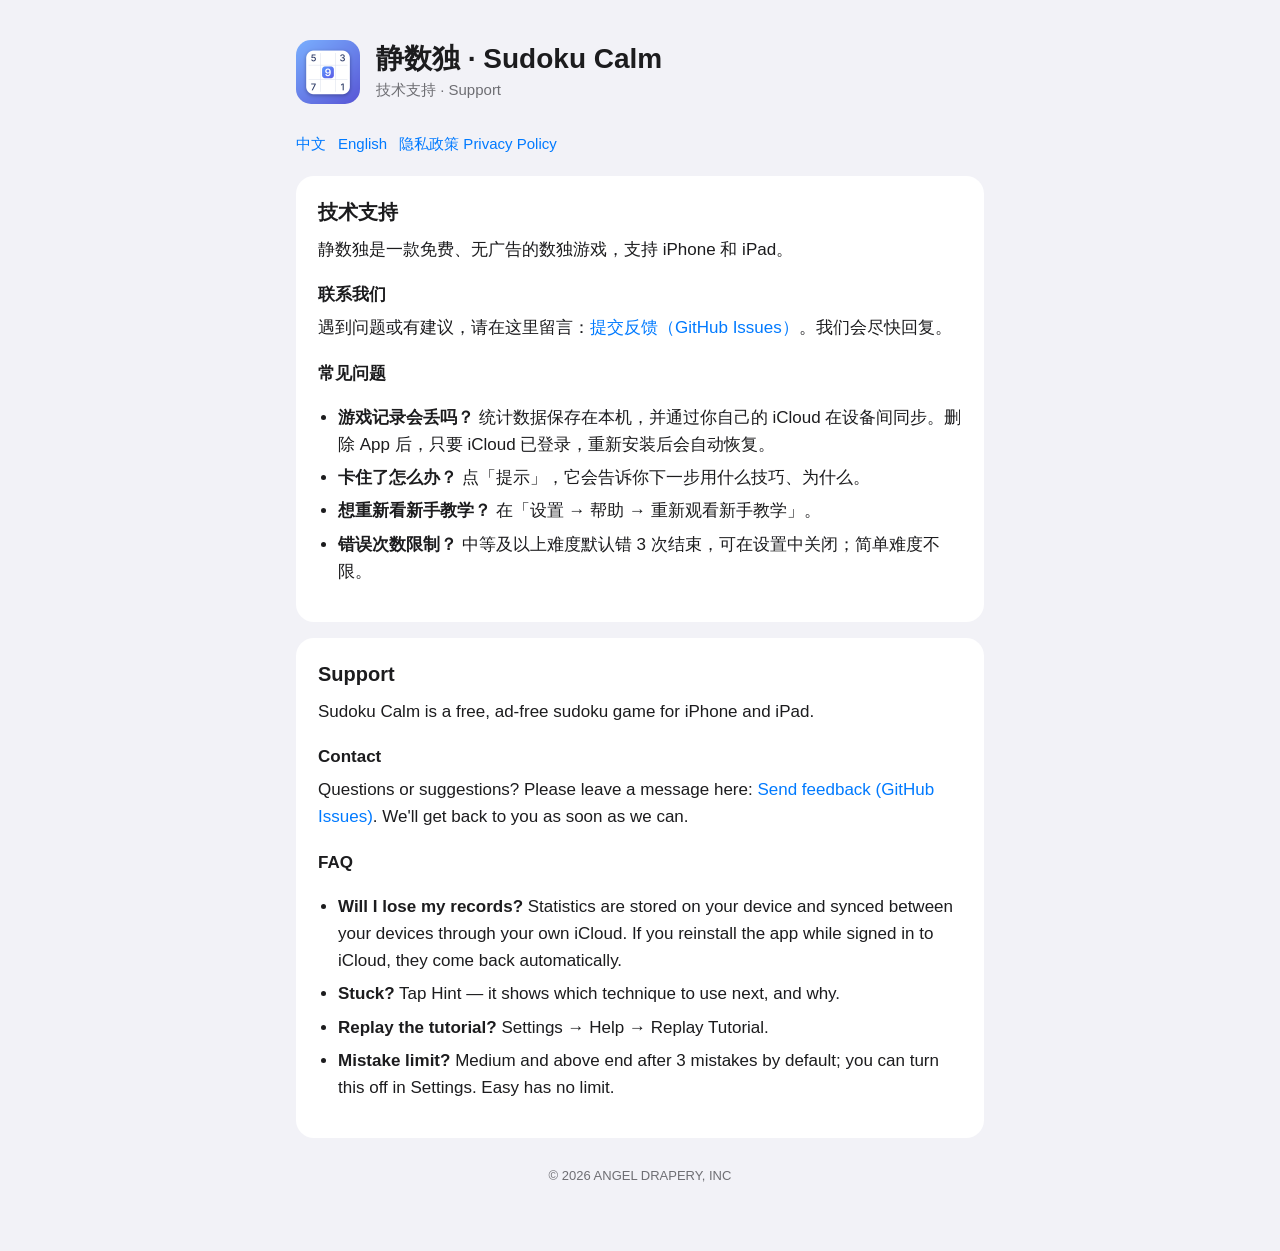
<file: index.html>
<!doctype html>
<html lang="zh-Hans">
<head>
<meta charset="utf-8">
<meta name="viewport" content="width=device-width,initial-scale=1">
<title>静数独 Sudoku Calm · 支持 Support</title>
<link rel="stylesheet" href="style.css">
</head>
<body>
<main>
<header><img src="icon.png" alt=""><div><h1>静数独 · Sudoku Calm</h1><p>技术支持 · Support</p></div></header>
<div class="lang"><a href="#zh">中文</a><a href="#en">English</a><a href="privacy.html">隐私政策 Privacy Policy</a></div>

<section class="card" id="zh">
<h2>技术支持</h2>
<p>静数独是一款免费、无广告的数独游戏，支持 iPhone 和 iPad。</p>
<h3>联系我们</h3>
<p>遇到问题或有建议，请在这里留言：<a href="https://github.com/Achoy-AI/sudokucalm-support/issues">提交反馈（GitHub Issues）</a>。我们会尽快回复。</p>
<h3>常见问题</h3>
<ul>
<li><b>游戏记录会丢吗？</b> 统计数据保存在本机，并通过你自己的 iCloud 在设备间同步。删除 App 后，只要 iCloud 已登录，重新安装后会自动恢复。</li>
<li><b>卡住了怎么办？</b> 点「提示」，它会告诉你下一步用什么技巧、为什么。</li>
<li><b>想重新看新手教学？</b> 在「设置 → 帮助 → 重新观看新手教学」。</li>
<li><b>错误次数限制？</b> 中等及以上难度默认错 3 次结束，可在设置中关闭；简单难度不限。</li>
</ul>
</section>

<section class="card" id="en">
<h2>Support</h2>
<p>Sudoku Calm is a free, ad-free sudoku game for iPhone and iPad.</p>
<h3>Contact</h3>
<p>Questions or suggestions? Please leave a message here: <a href="https://github.com/Achoy-AI/sudokucalm-support/issues">Send feedback (GitHub Issues)</a>. We'll get back to you as soon as we can.</p>
<h3>FAQ</h3>
<ul>
<li><b>Will I lose my records?</b> Statistics are stored on your device and synced between your devices through your own iCloud. If you reinstall the app while signed in to iCloud, they come back automatically.</li>
<li><b>Stuck?</b> Tap Hint — it shows which technique to use next, and why.</li>
<li><b>Replay the tutorial?</b> Settings → Help → Replay Tutorial.</li>
<li><b>Mistake limit?</b> Medium and above end after 3 mistakes by default; you can turn this off in Settings. Easy has no limit.</li>
</ul>
</section>
<footer>© 2026 ANGEL DRAPERY, INC</footer>
</main>
</body>
</html>
</file>
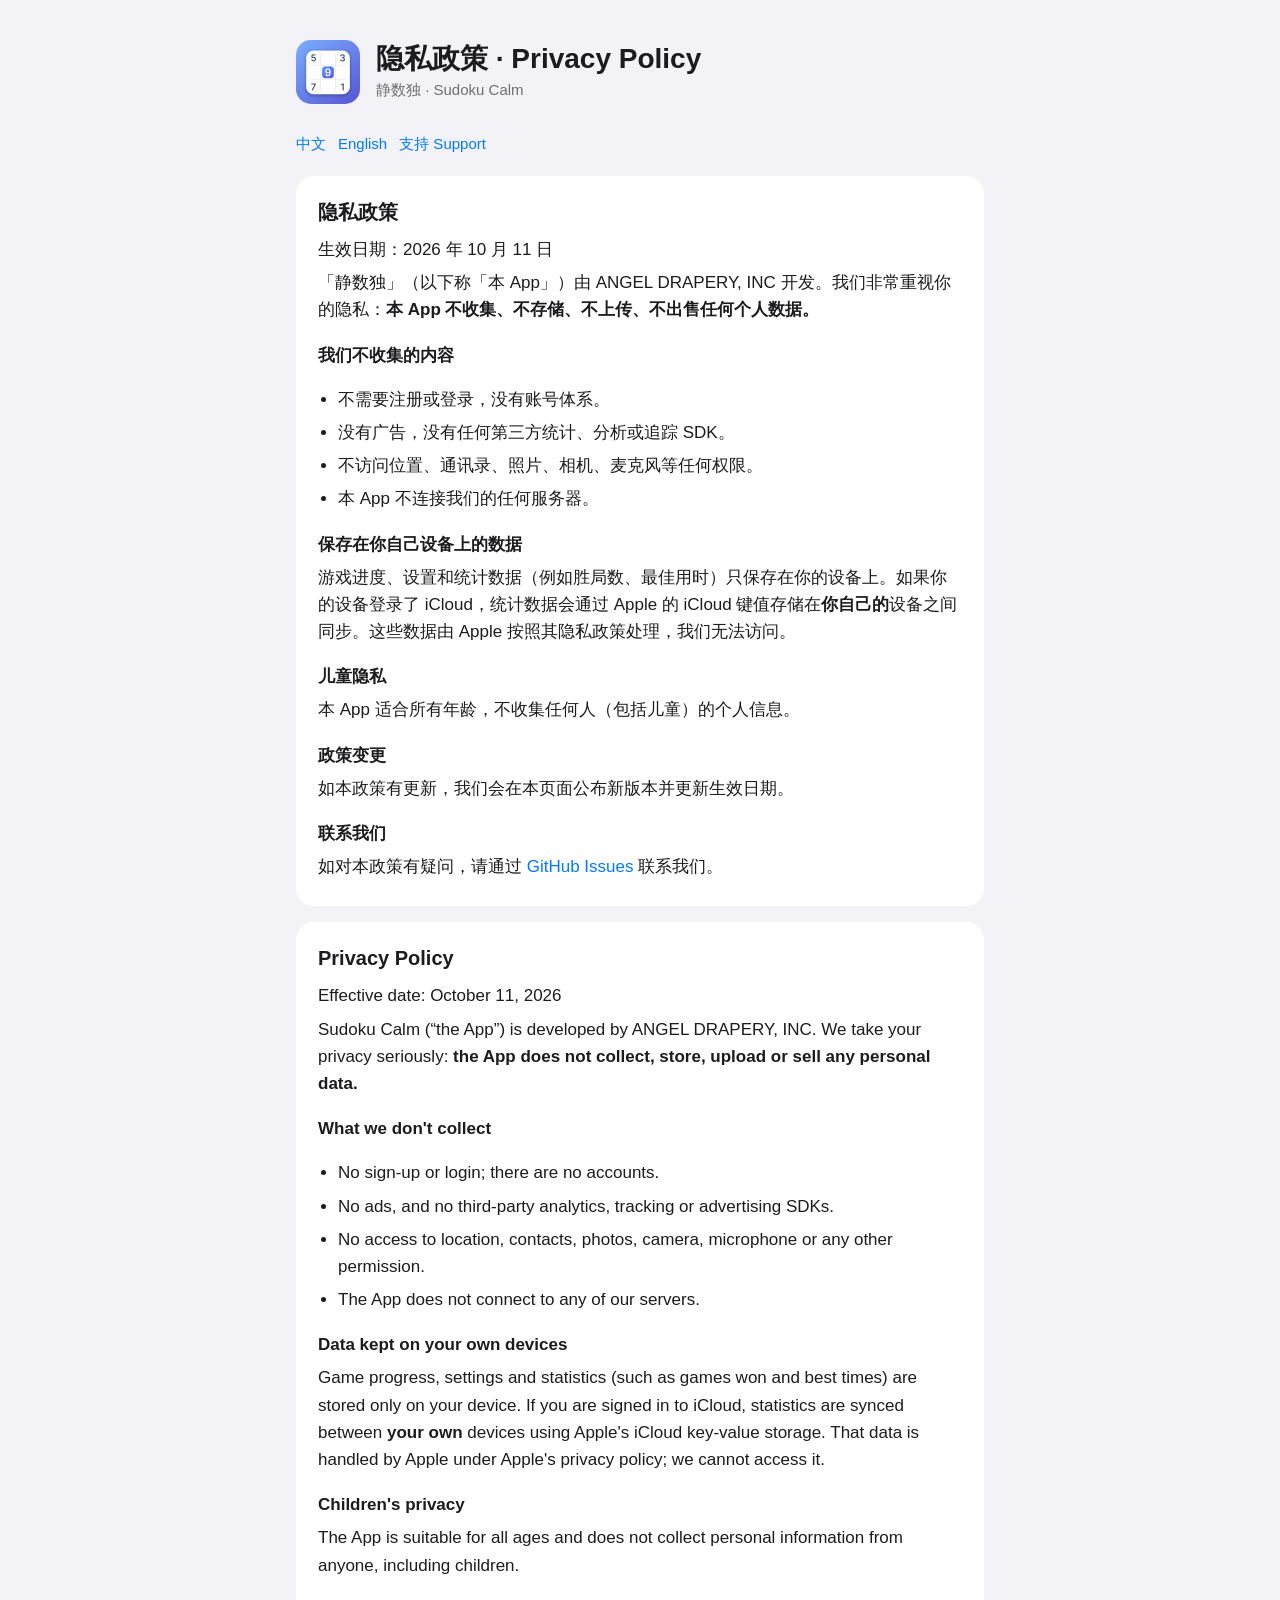
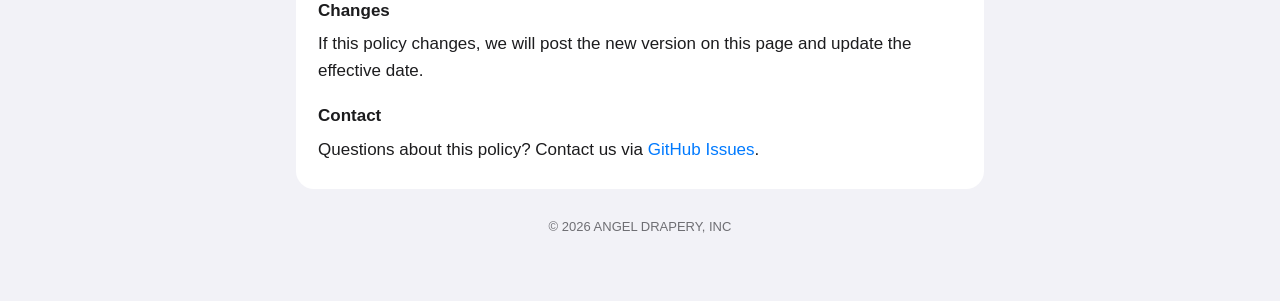
<file: privacy.html>
<!doctype html>
<html lang="zh-Hans">
<head>
<meta charset="utf-8">
<meta name="viewport" content="width=device-width,initial-scale=1">
<title>静数独 Sudoku Calm · 隐私政策 Privacy Policy</title>
<link rel="stylesheet" href="style.css">
</head>
<body>
<main>
<header><img src="icon.png" alt=""><div><h1>隐私政策 · Privacy Policy</h1><p>静数独 · Sudoku Calm</p></div></header>
<div class="lang"><a href="#zh">中文</a><a href="#en">English</a><a href="index.html">支持 Support</a></div>

<section class="card" id="zh">
<h2>隐私政策</h2>
<p>生效日期：2026 年 10 月 11 日</p>
<p>「静数独」（以下称「本 App」）由 ANGEL DRAPERY, INC 开发。我们非常重视你的隐私：<b>本 App 不收集、不存储、不上传、不出售任何个人数据。</b></p>
<h3>我们不收集的内容</h3>
<ul>
<li>不需要注册或登录，没有账号体系。</li>
<li>没有广告，没有任何第三方统计、分析或追踪 SDK。</li>
<li>不访问位置、通讯录、照片、相机、麦克风等任何权限。</li>
<li>本 App 不连接我们的任何服务器。</li>
</ul>
<h3>保存在你自己设备上的数据</h3>
<p>游戏进度、设置和统计数据（例如胜局数、最佳用时）只保存在你的设备上。如果你的设备登录了 iCloud，统计数据会通过 Apple 的 iCloud 键值存储在<b>你自己的</b>设备之间同步。这些数据由 Apple 按照其隐私政策处理，我们无法访问。</p>
<h3>儿童隐私</h3>
<p>本 App 适合所有年龄，不收集任何人（包括儿童）的个人信息。</p>
<h3>政策变更</h3>
<p>如本政策有更新，我们会在本页面公布新版本并更新生效日期。</p>
<h3>联系我们</h3>
<p>如对本政策有疑问，请通过 <a href="https://github.com/Achoy-AI/sudokucalm-support/issues">GitHub Issues</a> 联系我们。</p>
</section>

<section class="card" id="en">
<h2>Privacy Policy</h2>
<p>Effective date: October 11, 2026</p>
<p>Sudoku Calm (“the App”) is developed by ANGEL DRAPERY, INC. We take your privacy seriously: <b>the App does not collect, store, upload or sell any personal data.</b></p>
<h3>What we don't collect</h3>
<ul>
<li>No sign-up or login; there are no accounts.</li>
<li>No ads, and no third-party analytics, tracking or advertising SDKs.</li>
<li>No access to location, contacts, photos, camera, microphone or any other permission.</li>
<li>The App does not connect to any of our servers.</li>
</ul>
<h3>Data kept on your own devices</h3>
<p>Game progress, settings and statistics (such as games won and best times) are stored only on your device. If you are signed in to iCloud, statistics are synced between <b>your own</b> devices using Apple's iCloud key-value storage. That data is handled by Apple under Apple's privacy policy; we cannot access it.</p>
<h3>Children's privacy</h3>
<p>The App is suitable for all ages and does not collect personal information from anyone, including children.</p>
<h3>Changes</h3>
<p>If this policy changes, we will post the new version on this page and update the effective date.</p>
<h3>Contact</h3>
<p>Questions about this policy? Contact us via <a href="https://github.com/Achoy-AI/sudokucalm-support/issues">GitHub Issues</a>.</p>
</section>
<footer>© 2026 ANGEL DRAPERY, INC</footer>
</main>
</body>
</html>
</file>
<file: style.css>
:root{--bg:#f2f2f7;--card:#fff;--text:#1c1c1e;--muted:#6e6e73;--accent:#007aff;--line:#e5e5ea}
@media (prefers-color-scheme:dark){:root{--bg:#000;--card:#1c1c1e;--text:#f2f2f7;--muted:#98989d;--accent:#0a84ff;--line:#38383a}}
*{box-sizing:border-box}
body{margin:0;background:var(--bg);color:var(--text);font:17px/1.6 -apple-system,BlinkMacSystemFont,"PingFang SC","Helvetica Neue",sans-serif;-webkit-text-size-adjust:100%}
main{max-width:720px;margin:0 auto;padding:40px 16px 64px}
header{display:flex;align-items:center;gap:16px;margin-bottom:28px}
header img{width:64px;height:64px;border-radius:15px}
h1{font-size:28px;margin:0;line-height:1.2}
header p{margin:2px 0 0;color:var(--muted);font-size:15px}
.card{background:var(--card);border-radius:18px;padding:20px 22px;margin:0 0 16px}
h2{font-size:20px;margin:0 0 8px}
h3{font-size:17px;margin:18px 0 4px}
p,li{margin:6px 0}
ul{padding-left:20px}
a{color:var(--accent);text-decoration:none}
a:hover{text-decoration:underline}
.lang{display:flex;gap:12px;font-size:15px;margin-bottom:20px}
footer{color:var(--muted);font-size:13px;text-align:center;margin-top:28px}
</file>
